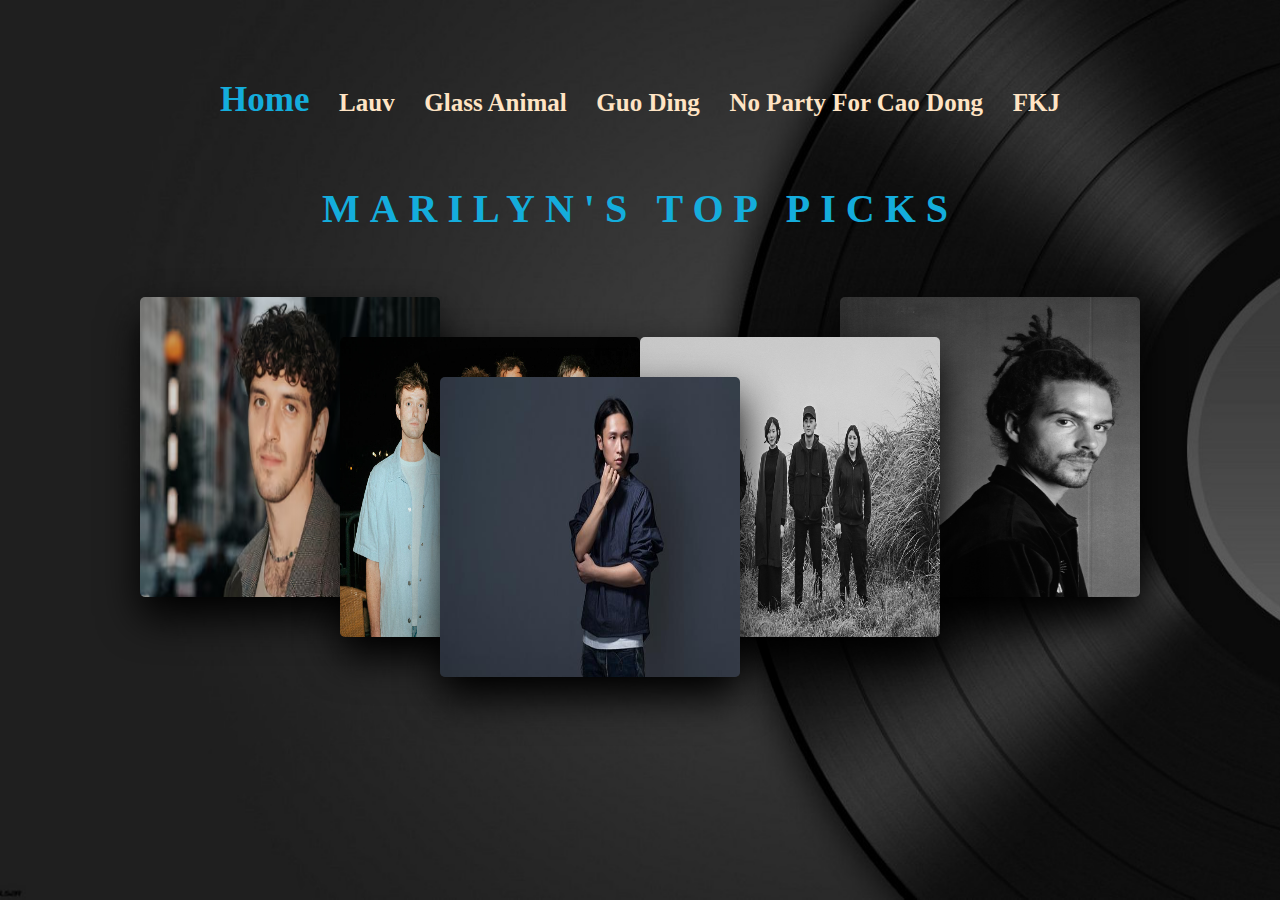
<file: index.html>
<!DOCTYPE html>
<html lang="en">
<head>
    <meta charset="UTF-8">
    <meta name="viewport" content="width=device-width, initial-scale=1.0">
    <link rel="stylesheet" href="css/styles.css"> <!-- Link to your CSS file -->
    <title>Marilyn's Favorite Artist</title>
</head>
<body>
    <nav>
        <!-- Navigation Links for Each Singer -->
        <ul>
            <li><a href="index.html" class ="current">Home</a></li>
            <li><a href="lauv.html">Lauv</a></li>
            <li><a href="glassanimal.html">Glass Animal</a></li>
            <li><a href="guoding.html">Guo Ding</a></li>
            <li><a href="nopartyforcaodong.html">No Party For Cao Dong</a></li>
            <li><a href="fkj.html">FKJ</a></li>
        </ul>
    </nav>
    
    <div class = "content">
        <h2>Marilyn's Top Picks</h2>
        <div class = "artist">
            <img src="img/Lauv.jpg" alt = "Photo of Lauv" class = "artist_photo artist_photo_1" data-target="lauvText" tabindex="0" role="button">
            <img src="img/FKJ.jpg" alt = "Photo of FKJ" class = "artist_photo artist_photo_2" data-target="fkjText" tabindex="0" role="button">   
            <img src="img/NoPartyForCaoDong.png" alt = "Photo of No Party For CaoDong" class = "artist_photo artist_photo_3" data-target="npfcdText" tabindex="0" role="button">
            <img src="img/GlassAnimal.jpg" alt = "Photo of Glass Animals" class = "artist_photo artist_photo_4" data-target="glassAnimalsText" tabindex="0" role="button">
            <img src="img/Guoding.jpg" alt = "Photo of Guoding" class = "artist_photo artist_photo_5" data-target="guoText" tabindex="0" role="button">
        </div>      

    </div>

    <div class = "intro">
        <div id="lauvText">
            <h3>Lauv (Ari Staprans Leff)</h3>
            <p>Ari Staprans Leff (born August 8, 1994), known professionally as Lauv (/laʊv/[5]), is an American singer and songwriter, best known for his breakout hit "I Like Me Better"; included on his compilation album I Met You When I Was 18 (The Playlist), which was released in 2018. My favorite song includes <em>"I Like Me Better", "Invisible Things" and "Paris in the Rain".</em> </p>
        </div>

    </div>

    <div class = "intro">

        <div id="fkjText">
            <h3>French Kiwi Juice (FKJ)</h3>
            <p>Vincent Fenton, known professionally as French Kiwi Juice or the abbreviation FKJ, is a French multi-instrumentalist, singer, and musician from the city of Tours. He is known for his solo live performances, where he does live loopings through Ableton Live and showcases his multi-instrumentalist skills. <em>His Ylang Ylang Live Session is a must!!!</em></p>
        </div>
    </div>

    <div class = "intro">
        <div id="guoText">
            <h3>Guo Ding 郭顶</h3>
            <p>Guo Ding is a talented song-writer, singer born in Hunan,China. He said during an interview that: "I believe that music functions like a painting. If the listeners can imagine images while listening to a song, the song would be very successful." His belief was well illustrated in his song, whenever I listen to his song I feel myself standing in the scene he tries to convey in his song. <em> His latest Album Silent Star Stone 飛行器的執行週期 was my favorite albumn of all time.</em></p>
        </div>
    </div>

    <div class = "intro">
        <div id="npfcdText">
            <h3>No Party For Caodong 草动没有派对</h3>
            <p>No Party For Cao Dong (Chinese: 草東沒有派對) is an indie rock band from Taiwan currently consisting of Wood Lin (vocals and guitar), Judy Chan (guitar), Sam Yang (bass), and Huang Shih-wei (drums). The first song I listened to is <em>Wayfarer 山海
            </em>, which caught my attention immediately when the drum beats came in. </p>
        </div>

    </div>

    <div class = "intro">

        <div id="glassAnimalsText">
            <h3>Glass Animals</h3>
            <p>Glass Animals are an English indie rock band formed in Oxford in 2010. The band's line-up consists of Dave Bayley (vocals, guitar, keyboards, drums, songwriting), Drew MacFarlane (guitar, keyboards, backing vocals), Edmund Irwin-Singer (bass, keyboards, backing vocals), and Joe Seaward (drums). The album <em>DreamLand</em> has helped me went through the most stressful time during my application season. My favorite song includes <em>Domestic Bliss, Heat Wave and Tokyo Drifting</em>.</p>
        </div>
    </div>

    <script src="js/style.js"></script>
</body>
</html>
</file>
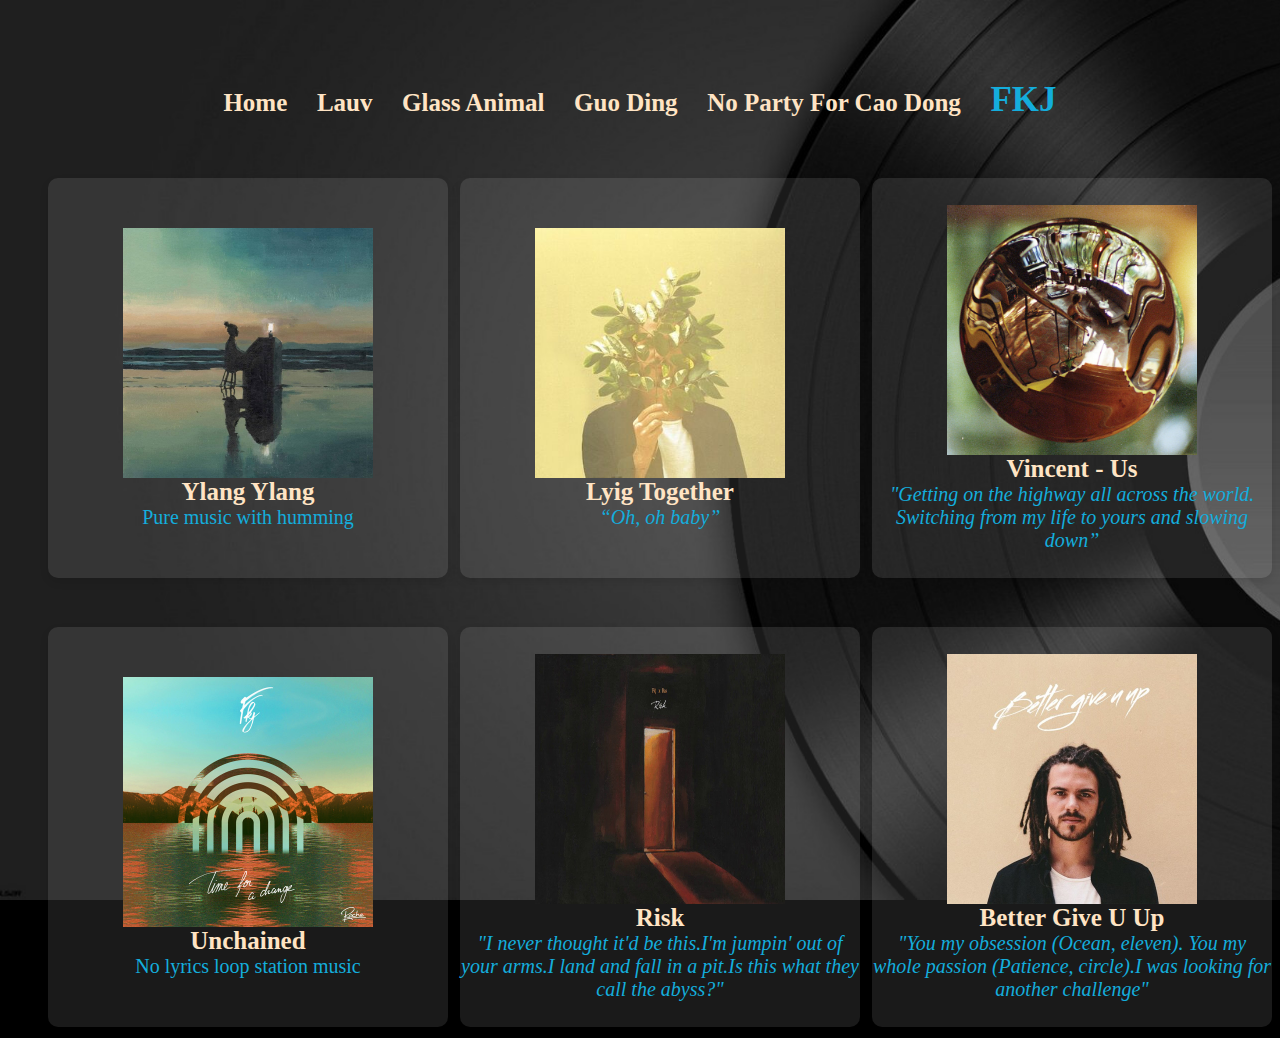
<file: fkj.html>
<!DOCTYPE html>
<html lang="en">
<head>
    <meta charset="UTF-8">
    <meta name="viewport" content="width=device-width, initial-scale=1.0">
    <link rel="stylesheet" href="css/styles.css"> <!-- Link to your CSS file -->
    <title>Marilyn's Favorite Artist</title>
</head>
<body>
    <nav>
        <!-- Navigation Links for Each Singer -->
        <ul>
            <li><a href="index.html" class = "notcurrent">Home</a></li>
            <li><a href="lauv.html" class = "notcurrent">Lauv</a></li>
            <li><a href="glassanimal.html" class = "notcurrent">Glass Animal</a></li>
            <li><a href="guoding.html" class = "notcurrent">Guo Ding</a></li>
            <li><a href="nopartyforcaodong.html" class = "notcurrent">No Party For Cao Dong</a></li>
            <li><a href="fkj.html" class = "current">FKJ</a></li>
    </ul>
    </nav>

    <div class="songlist">
        <div class = "card" tabindex="0" role="button" id = "ylang">
            <div class = "YlangYlang">
                <img src="img/YlangYlang.jpg" alt = "Photo of the Ylang Ylang album" class = "songlist songlist_1" data-target="ylangText">
                <h3>Ylang Ylang</h3>
                <p>Pure music with humming</p>
            </div>
        </div>

        <div class = "card" tabindex="0" role="button" id = "lying">
            <div class = "lying">
                <img src="img/lyingTogether.jpg" alt = "Photo of the song lying together" class = "songlist songlist_2" data-target="lyingText">
                <h3>Lyig Together</h3>
                <p><em>“Oh, oh baby”</em></p>
            </div>
        </div>

        <div class = "card" tabindex="0" role="button" id = "us">
            <div class = "us">
                <img src="img/VINCENT_Us.jpeg" alt = "Photo of the album Vincent song: Us" class = "songlist songlist_3" data-target="usText">
                <h3>Vincent - Us</h3>
                <p><em>"Getting on the highway all across the world. Switching from my life to yours and slowing down”</em></p>
            </div>
        </div>

        <div class = "card" tabindex="0" role="button" id = "unchained">
            <div class = "unchained">
                <img src="img/Unchained.jpg" alt = "Photo of the song Unchained" class = "songlist songlist_4" data-target="blackText">
                <h3>Unchained</h3>
                <p>No lyrics loop station music</p>
            </div>
        </div>

        <div class = "card" tabindex="0" role="button" id = "risk">
            <div class = "Risk">
                <img src="img/risk.jpg" alt = "Photo of Risk" class = "songlist songlist_5" data-target="riskText">
                <h3>Risk</h3>
                <p><em>"I never thought it'd be this.I'm jumpin' out of your arms.I land and fall in a pit.Is this what they call the abyss?"</em></p>
            </div>
        </div>

        <div class = "card" tabindex="0" role="button" id = "giveuup">
            <div class = "Better Give U Up">
                <img src="img/BetterGiveUUp.jpg" alt = "Photo of Better Give U Up" class = "songlist songlist_6" data-target="betterText">
                <h3>Better Give U Up</h3>
                <p><em>"You my obsession (Ocean, eleven). You my whole passion (Patience, circle).I was looking for another challenge"</em></p>
            </div>
        </div>

    </div>

    <div class = "player">
        <div class="spotify-player" id="ylang">
            <iframe style="border-radius:12px" src="https://open.spotify.com/embed/track/6lAMnXLVCBPMXXWAK4lGSL?utm_source=generator" width="100%" height="352" frameBorder="0" allowfullscreen="" allow="autoplay; clipboard-write; encrypted-media; fullscreen; picture-in-picture" loading="lazy"></iframe>
        </div>

        <div class="spotify-player" id="lying">
            <iframe style="border-radius:12px" src="https://open.spotify.com/embed/track/1WNOscEdUrRvDwHotfeAW5?utm_source=generator" width="100%" height="352" frameBorder="0" allowfullscreen="" allow="autoplay; clipboard-write; encrypted-media; fullscreen; picture-in-picture" loading="lazy"></iframe>
        </div>

        <div class="spotify-player" id="us">
            <iframe style="border-radius:12px" src="https://open.spotify.com/embed/track/6LCI8AhbdDJzbuidDhGBv6?utm_source=generator" width="100%" height="352" frameBorder="0" allowfullscreen="" allow="autoplay; clipboard-write; encrypted-media; fullscreen; picture-in-picture" loading="lazy"></iframe>
        </div>

        <div class="spotify-player" id="unchained">
            <iframe style="border-radius:12px" src="https://open.spotify.com/embed/track/6dHr9VgzPbY4N5Yut4JBg7?utm_source=generator" width="100%" height="352" frameBorder="0" allowfullscreen="" allow="autoplay; clipboard-write; encrypted-media; fullscreen; picture-in-picture" loading="lazy"></iframe>
        </div>

        <div class="spotify-player" id="risk">
            <iframe style="border-radius:12px" src="https://open.spotify.com/embed/track/2QDFsehUg5Fui2LOVpCw3Q?utm_source=generator" width="100%" height="352" frameBorder="0" allowfullscreen="" allow="autoplay; clipboard-write; encrypted-media; fullscreen; picture-in-picture" loading="lazy"></iframe>
        </div>

        <div class="spotify-player" id = "giveuup">
            <iframe style="border-radius:12px" src="https://open.spotify.com/embed/track/4c60yLpE5lXvICT0pyEaZ5?utm_source=generator" width="100%" height="352" frameBorder="0" allowfullscreen="" allow="autoplay; clipboard-write; encrypted-media; fullscreen; picture-in-picture" loading="lazy"></iframe>
        </div>
    </div>
    <script src="js/style.js"></script>
</body>
</html>
</file>
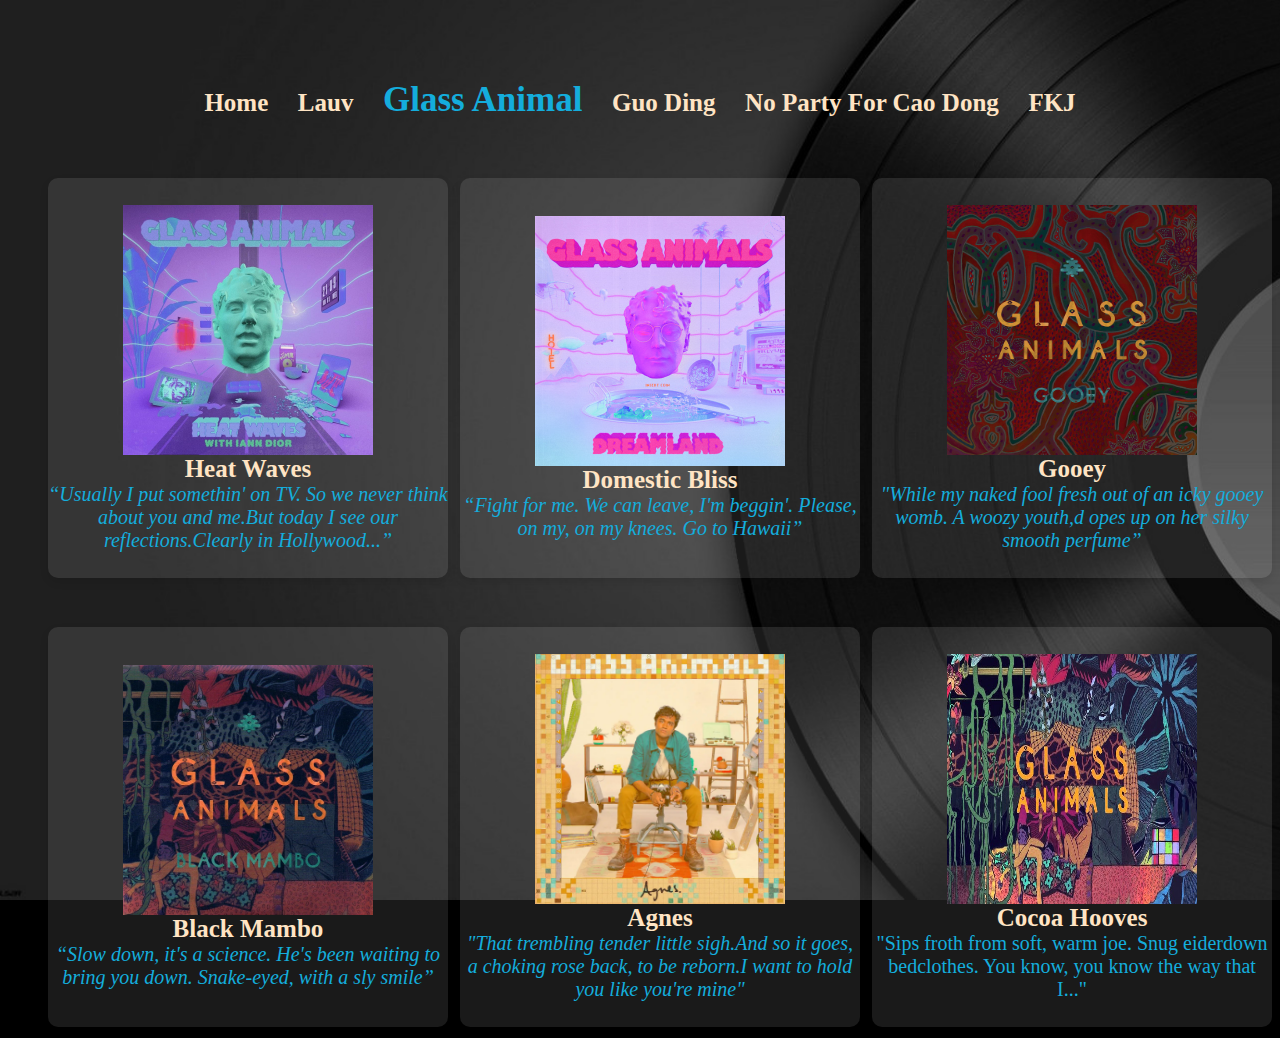
<file: glassanimal.html>
<!DOCTYPE html>
<html lang="en">
<head>
    <meta charset="UTF-8">
    <meta name="viewport" content="width=device-width, initial-scale=1.0">
    <link rel="stylesheet" href="css/styles.css"> <!-- Link to your CSS file -->
    <title>Marilyn's Favorite Artist</title>
</head>
<body class = "glass">
    <nav>
        <!-- Navigation Links for Each Singer -->
        <ul>
            <li><a href="index.html" class = "notcurrent">Home</a></li>
            <li><a href="lauv.html" class = "notcurrent">Lauv</a></li>
            <li><a href="glassanimal.html" class = "current">Glass Animal</a></li>
            <li><a href="guoding.html" class = "notcurrent">Guo Ding</a></li>
            <li><a href="nopartyforcaodong.html" class = "notcurrent">No Party For Cao Dong</a></li>
            <li><a href="fkj.html" class = "notcurrent">FKJ</a></li>
    </ul>
    </nav>

    <div class="songlist">
        <div class = "card" tabindex="0" role="button" id="heat">
            <div class = "heatwaves">
                <img src="img/heatwave.jpg" alt = "Photo of the song heat waves" class = "songlist songlist_1" data-target="heatText">
                <h3>Heat Waves</h3>
                <p><em>“Usually I put somethin' on TV. So we never think about you and me.But today I see our reflections.Clearly in Hollywood...”</em></p>
            </div>
        </div>

        <div class = "card" tabindex="0" role="button" id="domestic">
            <div class = "domesticbliss">
                <img src="img/GADreamLand.jpg" alt = "Photo of the Dream Land album song: domestic bliss" class = "songlist songlist_2" data-target="domesticText">
                <h3>Domestic Bliss</h3>
                <p><em>“Fight for me. We can leave, I'm beggin'. Please, on my, on my knees. Go to Hawaii”</em></p>
            </div>
        </div>

        <div class = "card" tabindex="0" role="button" id="gooey">
            <div class = "gooey">
                <img src="img/gooey.jpeg" alt = "Photo of the song gooey" class = "songlist songlist_3" data-target="gooeyText">
                <h3>Gooey</h3>
                <p><em>"While my naked fool fresh out of an icky gooey womb. A woozy youth,d opes up on her silky smooth perfume”</em></p>
            </div>
        </div>

        <div class = "card" tabindex="0" role="button" id="black">
            <div class = "blackmambo">
                <img src="img/blackmambo.jpg" alt = "Photo of the song black mambo" class = "songlist songlist_4" data-target="blackText">
                <h3>Black Mambo</h3>
                <p><em>“Slow down, it's a science. He's been waiting to bring you down. Snake-eyed, with a sly smile”</em></p>
            </div>
        </div>

        <div class = "card" tabindex="0" role="button" id="agnes">
            <div class = "agnes">
                <img src="img/agnes.jpg" alt = "Photo of Agnes" class = "songlist songlist_5" data-target="agnesText">
                <h3>Agnes</h3>
                <p><em>"That trembling tender little sigh.And so it goes, a choking rose back, to be reborn.I want to hold you like you're mine"</em></p>
            </div>
        </div>

        <div class = "card" tabindex="0" role="button" id="cocoa">
            <div class = "cocoahooves">
                <img src="img/cocoahooves.jpg" alt = "Photo of the album Zaba song: cocoa hooves" class = "songlist songlist_6" data-target="cocoaText">
                <h3>Cocoa Hooves</h3>
                <p>"Sips froth from soft, warm joe. Snug eiderdown bedclothes. You know, you know the way that I..."</p>
            </div>
        </div>

    </div>
    <div class = "player">
        <div class="spotify-player" id="heat">
            <iframe style="border-radius:12px" src="https://open.spotify.com/embed/track/3USxtqRwSYz57Ewm6wWRMp?utm_source=generator&theme=0" width="100%" height="352" frameBorder="0" allowfullscreen="" allow="autoplay; clipboard-write; encrypted-media; fullscreen; picture-in-picture" loading="lazy"></iframe>
        </div>

        <div class="spotify-player" id="domestic">
            <iframe style="border-radius:12px" src="https://open.spotify.com/embed/track/2obTmJzxgLZ2rxwb8zX6te?utm_source=generator&theme=0" width="100%" height="352" frameBorder="0" allowfullscreen="" allow="autoplay; clipboard-write; encrypted-media; fullscreen; picture-in-picture" loading="lazy"></iframe>
        </div>

        <div class="spotify-player" id="gooey">
            <iframe style="border-radius:12px" src="https://open.spotify.com/embed/track/1gk3FhAV07q9Jg77UxnVjX?utm_source=generator&theme=0" width="100%" height="352" frameBorder="0" allowfullscreen="" allow="autoplay; clipboard-write; encrypted-media; fullscreen; picture-in-picture" loading="lazy"></iframe>
        </div>

        <div class="spotify-player" id="black">
            <iframe style="border-radius:12px" src="https://open.spotify.com/embed/track/7bfjVe06NIMNzE9G2cO5fO?utm_source=generator&theme=0" width="100%" height="352" frameBorder="0" allowfullscreen="" allow="autoplay; clipboard-write; encrypted-media; fullscreen; picture-in-picture" loading="lazy"></iframe>
        </div>

        <div class="spotify-player" id="agnes">
            <iframe style="border-radius:12px" src="https://open.spotify.com/embed/track/6prvUr8l3t7x5GY7heQb5w?utm_source=generator&theme=0" width="100%" height="352" frameBorder="0" allowfullscreen="" allow="autoplay; clipboard-write; encrypted-media; fullscreen; picture-in-picture" loading="lazy"></iframe>
        </div>

        <div class="spotify-player" id="cocoa">
            <iframe style="border-radius:12px" src="https://open.spotify.com/embed/track/3mRBPZbnwsmddN0JH5BNVl?utm_source=generator&theme=0" width="100%" height="352" frameBorder="0" allowfullscreen="" allow="autoplay; clipboard-write; encrypted-media; fullscreen; picture-in-picture" loading="lazy"></iframe>
        </div>
    </div>
    <script src="js/style.js"></script>

</body>
</html>
</file>
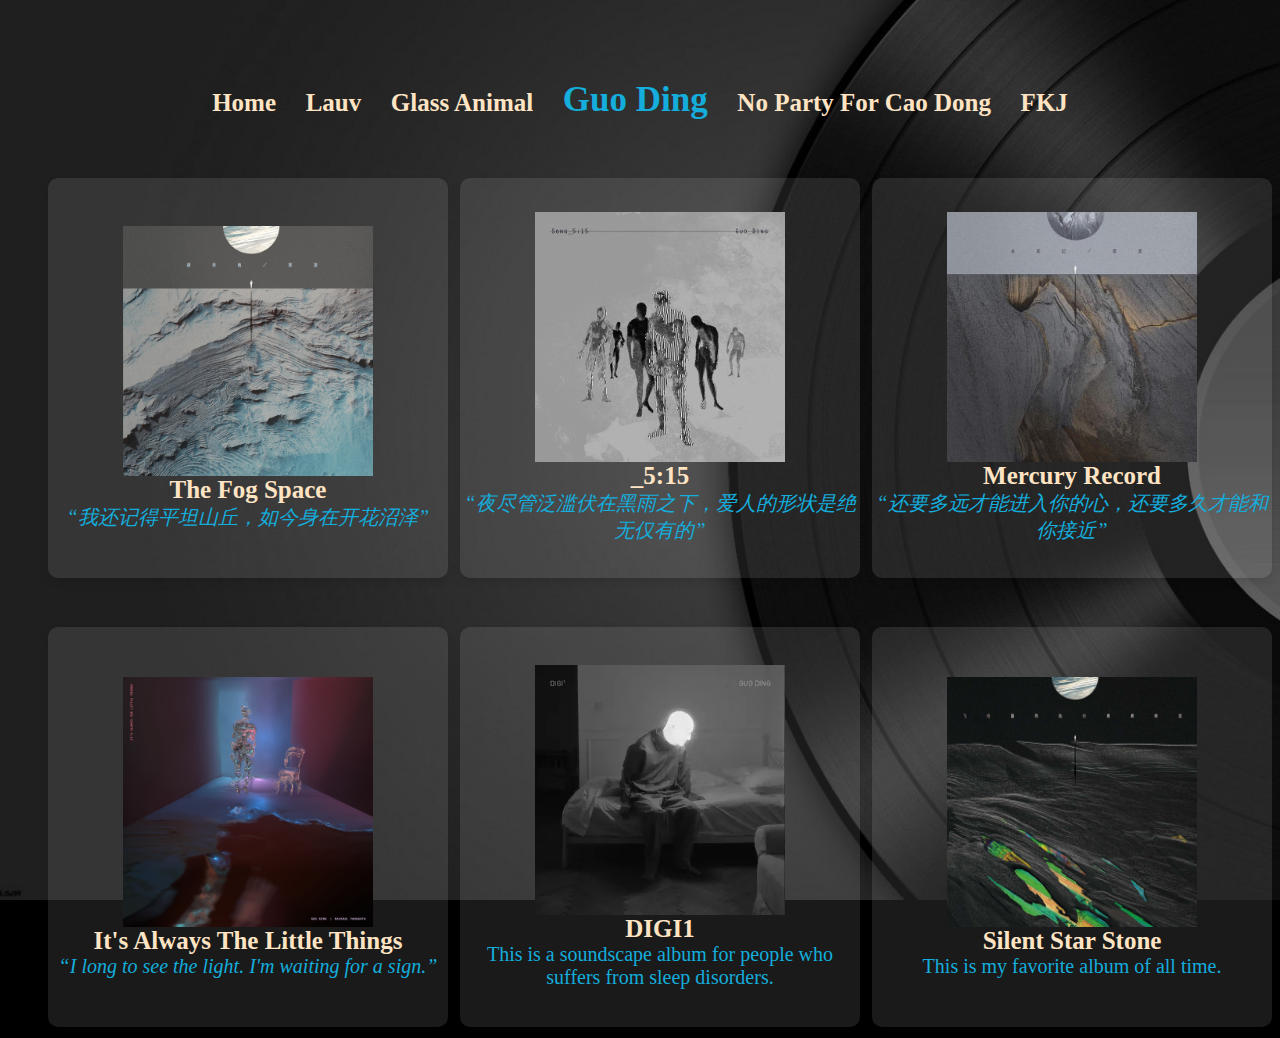
<file: guoding.html>
<!DOCTYPE html>
<html lang="en">
<head>
    <meta charset="UTF-8">
    <meta name="viewport" content="width=device-width, initial-scale=1.0">
    <link rel="stylesheet" href="css/styles.css"> <!-- Link to your CSS file -->
    <title>Marilyn's Favorite Artist</title>
</head>
<body>
    <nav>
        <!-- Navigation Links for Each Singer -->
        <ul>
        <li><a href="index.html" class = "notcurrent">Home</a></li>
        <li><a href="lauv.html" class = "notcurrent">Lauv</a></li>
        <li><a href="glassanimal.html" class = "notcurrent">Glass Animal</a></li>
        <li><a href="guoding.html" class = "current">Guo Ding</a></li>
        <li><a href="nopartyforcaodong.html" class = "notcurrent">No Party For Cao Dong</a></li>
        <li><a href="fkj.html" class = "notcurrent">FKJ</a></li>
    </ul>
    </nav>

    <div class="songlist">
        <div class = "card" tabindex="0" role="button" id ="Fog">
            <div class = "TheFogSpace">
                <img src="img/TheFogSpace.jpeg" alt = "Photo of the song The fog space" class = "songlist songlist_1" data-target="fogspaceText">
                <h3>The Fog Space</h3>
                <p><em>“我还记得平坦山丘，如今身在开花沼泽”</em></p>
            </div>
        </div>

        <div class = "card" tabindex="0" role="button" id ="Five">
            <div class = "FiveFifteen">
                <img src="img/song2_5：15.jpeg" alt = "Photo of the song 5:15" class = "songlist songlist_2" data-target="5:15Text">
                <h3>_5:15</h3>
                <p><em>“夜尽管泛滥伏在黑雨之下，爱人的形状是绝无仅有的”</em></p>
            </div>
        </div>

        <div class = "card" tabindex="0" role="button" id ="Mercury">
            <div class = "MercuryRecord" >
                <img src="img/shuixingji.jpg" alt = "Photo of the song Mercury Record" class = "songlist songlist_3" data-target="MercuryText">
                <h3>Mercury Record</h3>
                <p><em>“还要多远才能进入你的心，还要多久才能和你接近”</em></p>
            </div>
        </div>

        <div class = "card" tabindex="0" role="button" id ="Little">
            <div class = "ItsAlways">
                <img src="img/ItsAlwaysTheLittle.jpg" alt = "Photo of the song It's Always the Little Things" class = "songlist songlist_4" data-target="LittleText">
                <h3>It's Always The Little Things</h3>
                <p><em>“I long to see the light. I'm waiting for a sign.”</em></p>
            </div>
        </div>

        <div class = "card" tabindex="0" role="button" id ="digi">
            <div class = "DIGI">
                <img src="img/DIGI1.jpg" alt = "Photo of the DIGI 1 Album" class = "songlist songlist_5" data-target="digiText">
                <h3>DIGI1</h3>
                <p>This is a soundscape album for people who suffers from sleep disorders.</p>
            </div>
        </div>

        <div class = "card" tabindex="0" role="button" id ="star">
            <div class = "Silent Star Stone">
                <img src="img/AlbumCover_GD.jpg" alt = "Photo of the Silent Star Stone Album" class = "songlist songlist_6" data-target="silentText">
                <h3>Silent Star Stone</h3>
                <p>This is my favorite album of all time.</p>
            </div>
        </div>

    </div>

    <div class = "player">
        <div class="spotify-player" id="Fog">
            <iframe style="border-radius:12px" src="https://open.spotify.com/embed/track/3pGRliohdQk6NWJxYyctw5?utm_source=generator&theme=0" width="100%" height="352" frameBorder="0" allowfullscreen="" allow="autoplay; clipboard-write; encrypted-media; fullscreen; picture-in-picture" loading="lazy"></iframe>
        </div>

        <div class="spotify-player" id="Five">
            <iframe style="border-radius:12px" src="https://open.spotify.com/embed/track/0E0i9vRG8qqNffaqwoLunn?utm_source=generator&theme=0" width="100%" height="352" frameBorder="0" allowfullscreen="" allow="autoplay; clipboard-write; encrypted-media; fullscreen; picture-in-picture" loading="lazy"></iframe>
        </div>

        <div class="spotify-player" id="Mercury">
            <iframe style="border-radius:12px" src="https://open.spotify.com/embed/track/3CDcr9ogSecLIwourcz760?utm_source=generator&theme=0" width="100%" height="352" frameBorder="0" allowfullscreen="" allow="autoplay; clipboard-write; encrypted-media; fullscreen; picture-in-picture" loading="lazy"></iframe>
        </div>

        <div class="spotify-player" id="Little">
            <iframe style="border-radius:12px" src="https://open.spotify.com/embed/track/2iwgz9oZJjmdxEaRfLzYsY?utm_source=generator&theme=0" width="100%" height="352" frameBorder="0" allowfullscreen="" allow="autoplay; clipboard-write; encrypted-media; fullscreen; picture-in-picture" loading="lazy"></iframe>
        </div>

        <div class="spotify-player" id="digi">
            <iframe style="border-radius:12px" src="https://open.spotify.com/embed/track/4VkzxvO2yW1BmE2JdxPT0k?utm_source=generator&theme=0" width="100%" height="352" frameBorder="0" allowfullscreen="" allow="autoplay; clipboard-write; encrypted-media; fullscreen; picture-in-picture" loading="lazy"></iframe>
        </div>

        <div class="spotify-player" id="star">
            <iframe style="border-radius:12px" src="https://open.spotify.com/embed/album/0Xxoh9bYLeYX1iwKDt9Xky?utm_source=generator&theme=0" width="100%" height="352" frameBorder="0" allowfullscreen="" allow="autoplay; clipboard-write; encrypted-media; fullscreen; picture-in-picture" loading="lazy"></iframe>
        </div>
    </div>
    <script src="js/style.js"></script>
</body>
</html>
</file>
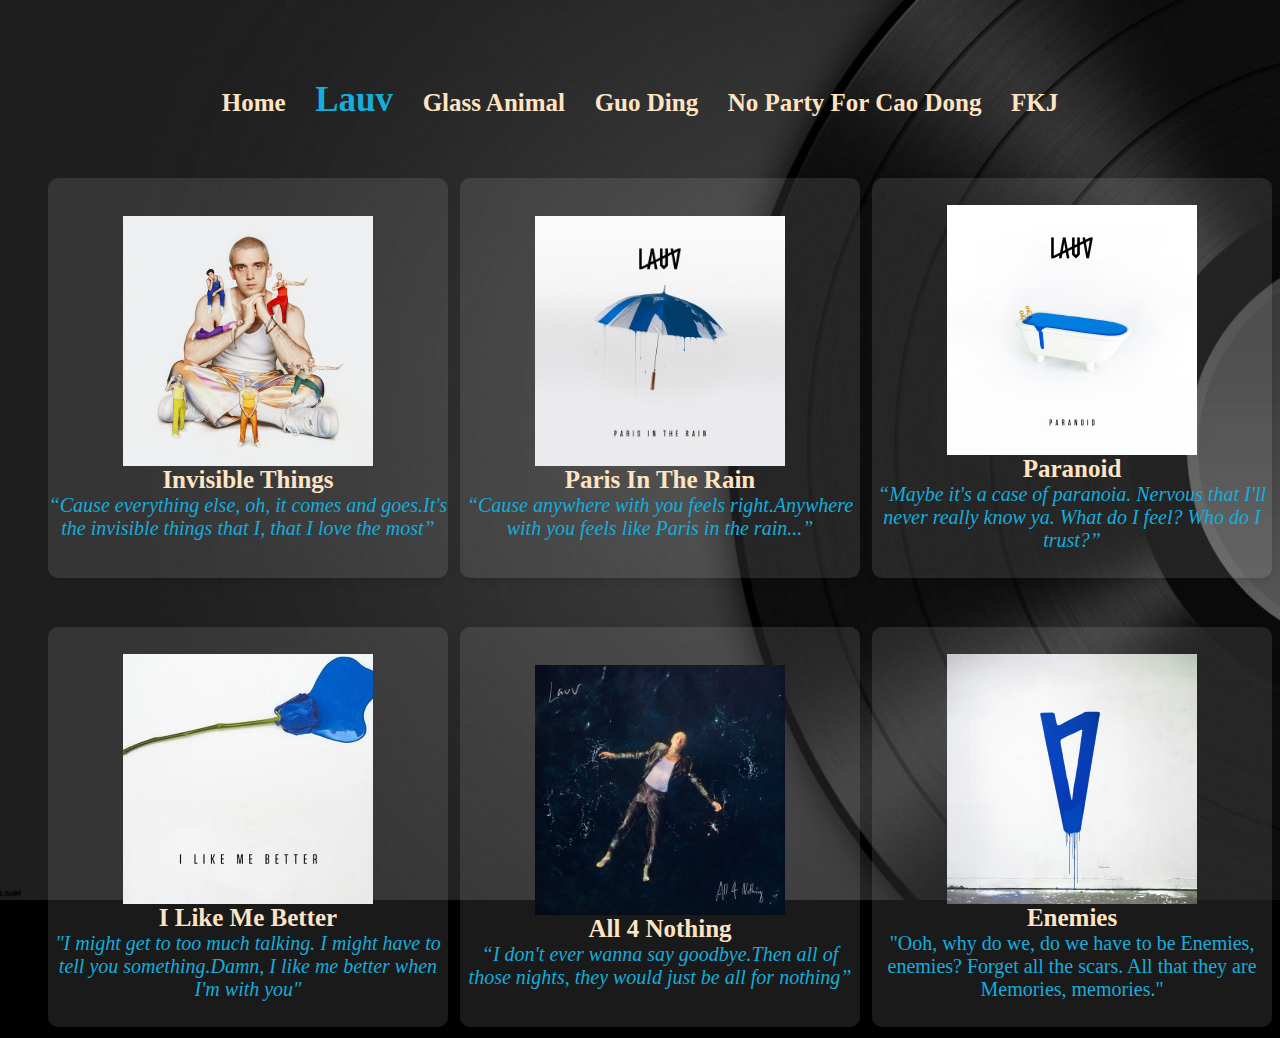
<file: lauv.html>
<!DOCTYPE html>
<html lang="en">
<head>
    <meta charset="UTF-8">
    <meta name="viewport" content="width=device-width, initial-scale=1.0">
    <link rel="stylesheet" href="css/styles.css"> <!-- Link to your CSS file -->
    <title>Marilyn's Favorite Artist</title>
</head>
<body class = "lauv">
    <nav>
        <!-- Navigation Links for Each Singer -->
        <ul>
            <li><a href="index.html" class = "notcurrent">Home</a></li>
            <li><a href="lauv.html" class = "current">Lauv</a></li>
            <li><a href="glassanimal.html" class = "notcurrent">Glass Animal</a></li>
            <li><a href="guoding.html" class = "notcurrent">Guo Ding</a></li>
            <li><a href="nopartyforcaodong.html" class = "notcurrent">No Party For Cao Dong</a></li>
            <li><a href="fkj.html" class = "notcurrent">FKJ</a></li>
    </ul>
    </nav>

    <div class="songlist">
        <div class = "card" tabindex="0" role="button" id ="invisible">
            <div class = "invisibleThings">
                <img src="img/InvisibleThings.jpg" alt = "Photo of the song Invisible Things" class = "songlist songlist_1" data-target="invisibleText">
                <h3>Invisible Things</h3>
                <p><em>“Cause everything else, oh, it comes and goes.It's the invisible things that I, that I love the most”</em></p>
            </div>
        </div>

        <div class = "card" tabindex="0" role="button" id = "paris">
            <div class = "Paris">
                <img src="img/ParisInTheRain.jpeg" alt = "Photo of the song paris in the rain" class = "songlist songlist_2" data-target="parisText">
                <h3>Paris In The Rain</h3>
                <p><em>“Cause anywhere with you feels right.Anywhere with you feels like Paris in the rain...”</em></p>
            </div>
        </div>

        <div class = "card" tabindex="0" role="button" id = "paranoid">
            <div class = "paranoid">
                <img src="img/Paranoid.jpg" alt = "Photo of the song paranoid" class = "songlist songlist_3" data-target="paranoidText">
                <h3>Paranoid</h3>
                <p><em>“Maybe it's a case of paranoia. Nervous that I'll never really know ya. What do I feel? Who do I trust?”</em></p>
            </div>
        </div>


        <div class = "card" tabindex="0" role="button" id = "like">
            <div class = "iLike">
                <img src="img/ILikeMeBetter.png" alt = "Photo of I like me better" class = "songlist songlist_5" data-target="likeText">
                <h3>I Like Me Better</h3>
                <p><em>"I might get to too much talking. I might have to tell you something.Damn, I like me better when I'm with you"</em></p>
            </div>
        </div>

        <div class = "card" tabindex="0" role="button" id = "all">
            <div class = "all4Nothing">
                <img src="img/All4Nothing.jpg" alt = "Photo of the All 4 Nothing album" class = "songlist songlist_4" data-target="nothingText">
                <h3>All 4 Nothing</h3>
                <p><em>“I don't ever wanna say goodbye.Then all of those nights, they would just be all for nothing”</em></p>
            </div>
        </div>

        <div class = "card" tabindex="0" role="button" id="enemies">
            <div class = "enemies">
                <img src="img/IMetYouWhenIWas18.jpg" alt = "Photo of the album I met you when I was 18 song: enemies" class = "songlist songlist_6" data-target="enemiesText">
                <h3>Enemies</h3>
                <p>"Ooh, why do we, do we have to be Enemies, enemies? Forget all the scars. All that they are Memories, memories."</p>
            </div>
        </div>

    </div>

    <div class = "player">
        <div class="spotify-player" id="invisible">
            <iframe style="border-radius:12px" src="https://open.spotify.com/embed/track/24n8p4vCkwNL9OhvTrwe9z?utm_source=generator" width="100%" height="352" frameBorder="0" allowfullscreen="" allow="autoplay; clipboard-write; encrypted-media; fullscreen; picture-in-picture" loading="lazy"></iframe>
        </div>

        <div class="spotify-player" id="paris">
            <iframe style="border-radius:12px" src="https://open.spotify.com/embed/track/2MOoIbJWIYikwIXjBDe26i?utm_source=generator&theme=0" width="100%" height="352" frameBorder="0" allowfullscreen="" allow="autoplay; clipboard-write; encrypted-media; fullscreen; picture-in-picture" loading="lazy"></iframe>
        </div>

        <div class="spotify-player" id="paranoid">
            <iframe style="border-radius:12px" src="https://open.spotify.com/embed/track/44FcHS05J9VkzOBjmRFr1y?utm_source=generator&theme=0" width="100%" height="352" frameBorder="0" allowfullscreen="" allow="autoplay; clipboard-write; encrypted-media; fullscreen; picture-in-picture" loading="lazy"></iframe>
        </div>

        <div class="spotify-player" id = "like">
            <iframe style="border-radius:12px" src="https://open.spotify.com/embed/track/0EcQcdcbQeVJn9fknj44Be?utm_source=generator&theme=0" width="100%" height="352" frameBorder="0" allowfullscreen="" allow="autoplay; clipboard-write; encrypted-media; fullscreen; picture-in-picture" loading="lazy"></iframe>
        </div>

        <div class="spotify-player" id = "all">
            <iframe style="border-radius:12px" src="https://open.spotify.com/embed/track/7I5WT7DtpwSAhEeDLpZEfm?utm_source=generator" width="100%" height="352" frameBorder="0" allowfullscreen="" allow="autoplay; clipboard-write; encrypted-media; fullscreen; picture-in-picture" loading="lazy"></iframe>
        </div>

        <div class="spotify-player" id="enemies">
            <iframe style="border-radius:12px" src="https://open.spotify.com/embed/track/0izaL2F5LK3ikSTI9jZNhs?utm_source=generator&theme=0" width="100%" height="352" frameBorder="0" allowfullscreen="" allow="autoplay; clipboard-write; encrypted-media; fullscreen; picture-in-picture" loading="lazy"></iframe>
        </div>
    </div>
    <script src="js/style.js"></script>
</body>
</html>
</file>
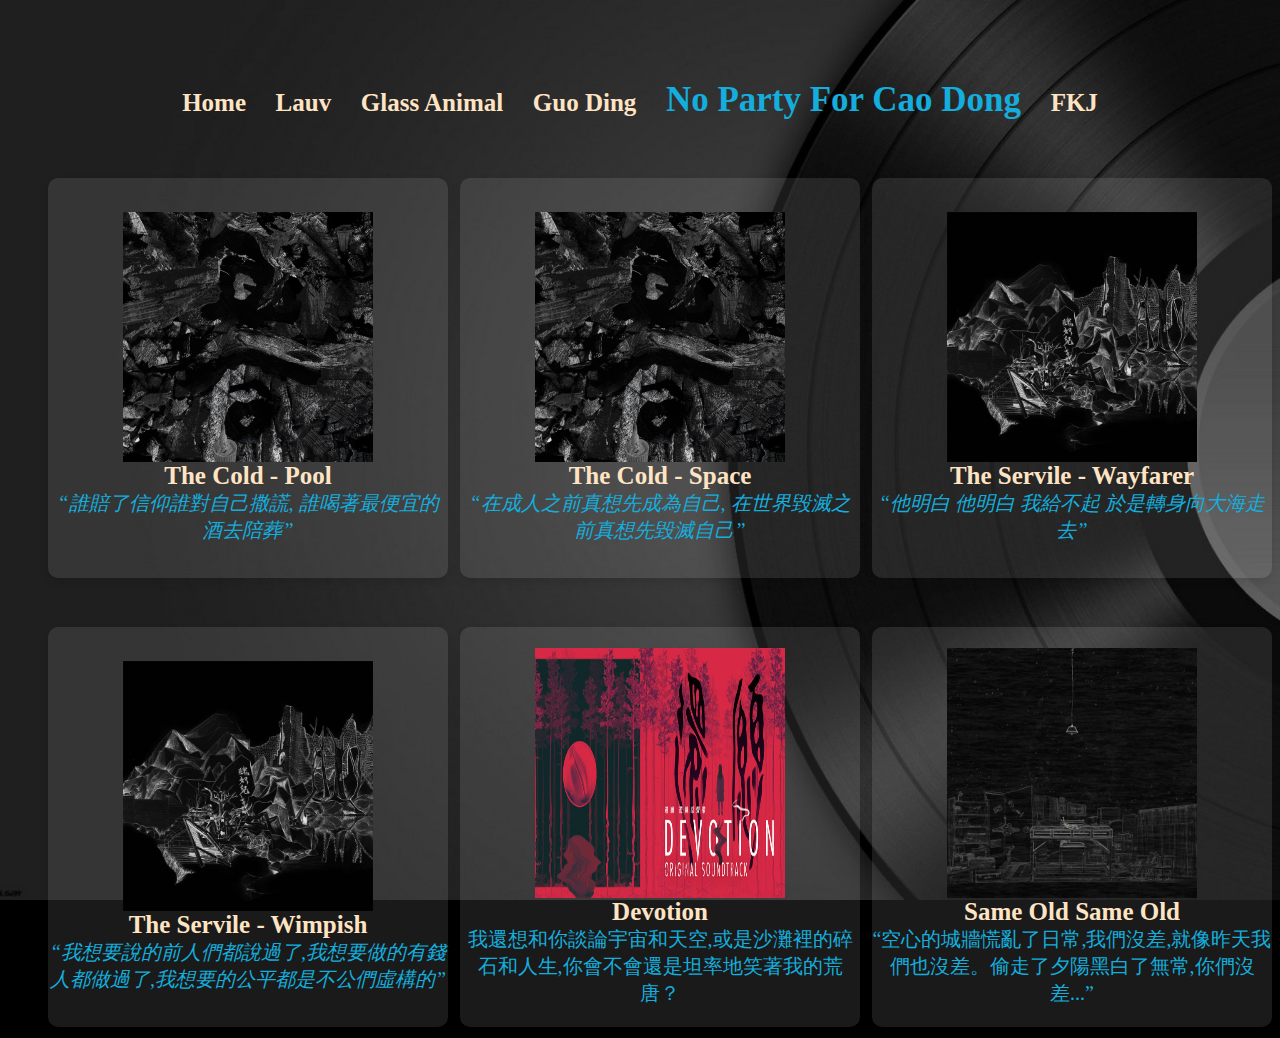
<file: nopartyforcaodong.html>
<!DOCTYPE html>
<html lang="en">
<head>
    <meta charset="UTF-8">
    <meta name="viewport" content="width=device-width, initial-scale=1.0">
    <link rel="stylesheet" href="css/styles.css"> <!-- Link to your CSS file -->
    <title>Marilyn's Favorite Artist</title>
</head>
<body>
    <nav>
        <!-- Navigation Links for Each Singer -->
        <ul>
        <li><a href="index.html" class = "notcurrent">Home</a></li>
        <li><a href="lauv.html" class = "notcurrent">Lauv</a></li>
        <li><a href="glassanimal.html" class = "notcurrent">Glass Animal</a></li>
        <li><a href="guoding.html" class = "notcurrent">Guo Ding</a></li>
        <li><a href="nopartyforcaodong.html" class = "current">No Party For Cao Dong</a></li>
        <li><a href="fkj.html" class = "notcurrent">FKJ</a></li>
    </ul>
    </nav>

    <div class="songlist">
        <div class = "card" tabindex="0" role="button" id ="pool">
            <div class = "pool">
                <img src="img/TheColdAlbum.jpg" alt = "Photo of The Cold Album Cover -- song: pool" class = "songlist songlist_1" data-target="poolText">
                <h3>The Cold - Pool</h3>
                <p><em>“誰賠了信仰誰對自己撒謊, 誰喝著最便宜的酒去陪葬”</em></p>
            </div>
        </div>

        <div class = "card" tabindex="0" role="button" id = "space">
            <div class = "space">
                <img src="img/TheColdAlbum.jpg" alt = "Photo of The Cold Album Cover --song: Space" class = "songlist songlist_2" data-target="spaceText">
                <h3>The Cold - Space</h3>
                <p><em>“在成人之前真想先成為自己, 在世界毀滅之前真想先毀滅自己”</em></p>
            </div>
        </div>

        <div class = "card" tabindex="0" role="button" id = "wayfarer">
            <div class = "Wayfarer">
                <img src="img/TheServile.jpeg" alt = "Photo of the The Servile Album -- song: Way farer" class = "songlist songlist_3" data-target="wayfarerText">
                <h3>The Servile - Wayfarer</h3>
                <p><em>“他明白 他明白 我給不起 於是轉身向大海走去”</em></p>
            </div>
        </div>

        <div class = "card" tabindex="0" role="button" id = "wimpish">
            <div class = "Wimpish">
                <img src="img/TheServile.jpeg" alt = "Photo of the The Servile Album -- song: Wimpish" class = "songlist songlist_4" data-target="WimpishText">
                <h3>The Servile - Wimpish</h3>
                <p><em>“我想要說的前人們都說過了,我想要做的有錢人都做過了,我想要的公平都是不公們虛構的”</em></p>
            </div>
        </div>

        <div class = "card" tabindex="0" role="button" id = "devotion">
            <div class = "Devotion">
                <img src="img/Devotion.jpg" alt = "Photo of the Devotion Album" class = "songlist songlist_5" data-target="devotionText">
                <h3>Devotion</h3>
                <p>我還想和你談論宇宙和天空,或是沙灘裡的碎石和人生,你會不會還是坦率地笑著我的荒唐？</p>
            </div>
        </div>

        <div class = "card" tabindex="0" role="button" id = "same">
            <div class = "SameOld">
                <img src="img/SameOldSameOld.jpg" alt = "Photo of the album same old same old" class = "songlist songlist_6" data-target="oldText">
                <h3>Same Old Same Old</h3>
                <p>“空心的城牆慌亂了日常,我們沒差,就像昨天我們也沒差。偷走了夕陽黑白了無常,你們沒差...”</p>
            </div>
        </div>

    </div>

    <div class = "player">
        <div class="spotify-player" id="pool">
            <iframe style="border-radius:12px" src="https://open.spotify.com/embed/track/2OL3D6q6Qs1PY0NV3u4dNu?utm_source=generator" width="100%" height="352" frameBorder="0" allowfullscreen="" allow="autoplay; clipboard-write; encrypted-media; fullscreen; picture-in-picture" loading="lazy"></iframe>
        </div>

        <div class="spotify-player" id="space">
            <iframe style="border-radius:12px" src="https://open.spotify.com/embed/track/51LtYR0cpjc8wW33Dx0AWV?utm_source=generator" width="100%" height="352" frameBorder="0" allowfullscreen="" allow="autoplay; clipboard-write; encrypted-media; fullscreen; picture-in-picture" loading="lazy"></iframe>
        </div>

        <div class="spotify-player" id="wayfarer">
            <iframe style="border-radius:12px" src="https://open.spotify.com/embed/track/0VUORVhLmsxKTSwg4P9CrB?utm_source=generator" width="100%" height="352" frameBorder="0" allowfullscreen="" allow="autoplay; clipboard-write; encrypted-media; fullscreen; picture-in-picture" loading="lazy"></iframe>
        </div>

        <div class="spotify-player" id = "wimpish">
            <iframe style="border-radius:12px" src="https://open.spotify.com/embed/track/6igC1CmfqGm8Xr7XW3lTO3?utm_source=generator" width="100%" height="352" frameBorder="0" allowfullscreen="" allow="autoplay; clipboard-write; encrypted-media; fullscreen; picture-in-picture" loading="lazy"></iframe>
        </div>

        <div class="spotify-player" id = "devotion">
            <iframe style="border-radius:12px" src="https://open.spotify.com/embed/track/2Wew8zqBUtIXwZnxpIHdSf?utm_source=generator" width="100%" height="352" frameBorder="0" allowfullscreen="" allow="autoplay; clipboard-write; encrypted-media; fullscreen; picture-in-picture" loading="lazy"></iframe>
        </div>

        <div class="spotify-player" id="same">
            <iframe style="border-radius:12px" src="https://open.spotify.com/embed/track/33AxZoUzOlBBbmr880MwLO?utm_source=generator" width="100%" height="352" frameBorder="0" allowfullscreen="" allow="autoplay; clipboard-write; encrypted-media; fullscreen; picture-in-picture" loading="lazy"></iframe>
        </div>
    </div>
    <script src="js/style.js"></script>

</body>
</html>
</file>
<file: css/styles.css>
@media screen and (min-width: 400px){

    *{
        margin: 0;
        padding: 0;
        box-sizing: border-box;
    }
    
    body{
        height:100vh;
        padding-top:30px;
        background-color: black;
        background-image: url("../img/home_background.jpg");
        background-size:cover;
        background-attachment:fixed;
    }
    
    
    
    
    nav {
        font-family: Papyrus;
        font-weight:bolder;
        margin: auto 0;
        text-align:center;
    }
    
    nav ul{
        display:flex;
        flex-direction:column;
    }

    nav a{
        color:bisque;
        text-decoration:none;
        font-size:20px;
    }
    
    nav a:hover{
        text-decoration:underline;
        text-underline-offset:10px;
    }
    
    
    h1{
        color:bisque;
        font-family:Papyrus;
    }
    
    h2{
        color: #14addc;
        font-family:"Copperplate";
        text-transform:uppercase;
        text-align:center;
        padding-bottom:30px;
        letter-spacing:8px;
        font-size:20px;
        padding-top:30px;
    }
    
    .artist_photo{
        width: 120px;
        height: 120px;
        border-radius:50%;
        box-shadow: 0 20px 40px rgba(0,0,0,4);
        outline-offset:8px;
        transition: all 0.2s;
    }
    
    .artist_photo:hover,.artist_photo:focus{
        outline: 5px solid #14addc;
        transform:scale(1.1) translateY(-20px);
        z-index: 20;
    }
    
    .artist{
            display: grid;
            grid-template-columns:1fr 1fr 1fr;
            margin:3%;
            justify-items:center;
            row-gap:3%;
            
    }
    
    
    .intro{
        display:flex;
        margin:0 auto;
        background-color:rgba(255,255,255,0.1);
        box-shadow: 10px 10px 20px rgba(255,255,255,0.1);
        text-align: center;
        border-radius:10px;
        padding-left:1%;
        padding-right:1%;
        bottom:3%;
    }
    
    
    h3{
        font-family: "Copperplate";
        color:bisque;
        text-align:center;
        font-size:23px;
    }
    
    p{
        color:#14addc;
        text-align:center;
        display:block;
        font-size:20px;
    }
    
    
    .songlist{
        margin-top:5%;
        display:flex;
        flex-direction:row;
        flex-wrap:wrap;
        row-gap:2%;
        column-gap:2%;
        justify-content:center;
    }
    
    .card{
        display:flex;
        flex-direction:column;
        align-content:center;
        justify-content:center;
        border-radius:10px;
        background-color:rgb(255,255,255,0.1);
        box-shadow: 0 4px 8px rgba(0, 0, 0, 0.1);
        /*margin: 5%;*/
        width:300px;
        height:300px;
        margin:3%;
    }
    
    .card img{
        width:200px;
        height:200px;
        margin:0 auto;

    }

    .card p {
        display:none;
    }
    
    .card:hover,.card:focus{
        transform: scale(1.3); /* Slightly enlarges the card */
        box-shadow: 0 4px 8px rgba(0, 0, 0, 0.2);
        background-color:rgb(225,225,225,0.4);
    }
    
    .current{
        font-size:35px;
        font-weight: bolder;
        color:#14addc;
    }

    
    .spotify-player{
        bottom:0;
        margin-top:2%;
        display:none;
    }

}

@media screen and (min-width: 600px){
    .artist_photo{
        width: 150px;
        height: 150px;
        border-radius:30%;
        box-shadow: 0 20px 40px rgba(0,0,0,4);
    }

    h2{
        font-size:30px;
    }
}

@media screen and (min-width: 1000px){
    .artist_photo{
        width: 250px;
        height: 250px;
        border-radius:30%;
        box-shadow: 0 20px 40px rgba(0,0,0,4);
    }

    nav ul li{
        display:inline;
    }

    
    nav a{
        color:bisque;
        text-decoration:none;
        font-size:20px;
        
        margin:2%;
    }

    h2{
        font-size:35px;
    }

    .card{
        display:flex;
        flex-direction:column;
        align-content:center;
        justify-content:center;
        border-radius:10px;
        background-color:rgb(255,255,255,0.1);
        box-shadow: 0 4px 8px rgba(0, 0, 0, 0.1);
        /*margin: 5%;*/
        width:500px;
        height:500px;
        margin:3%;
    }
    
    .card img{
        width:300px;
        height:300px;
        margin:0 auto;

    }

    .card p{
        display:block;
    }

}

/* Large screen*/

@media screen and (min-width: 1200px){
    *{
        margin: 0;
        padding: 0;
        box-sizing: border-box;
    }
    
    body{
        height:100vh;
        padding-top:80px;
        background-color: black;
        background-image: url("../img/home_background.jpg");
        background-size:cover;
        background-attachment:fixed;
    }
    
    
    
    
    nav {
        font-family: Papyrus;
        font-weight:bolder;
        margin: 0 auto;
        text-align:center;
    }

    nav ul{
        display:inline;
    }
    
    nav a{
        color:bisque;
        text-decoration:none;
        font-size:25px;
        
        margin:1%;
    }
    
    nav a:hover{
        text-decoration:underline;
        text-underline-offset:10px;
    }
    
    .artist{
        display:block;
    }
    
    h1{
        color:bisque;
        font-family:Papyrus;
    }
    
    h2{
        color: #14addc;
        font-family:"Copperplate";
        text-transform:uppercase;
        text-align:center;
        padding-bottom:65px;
        letter-spacing:10px;
        font-size:40px;
        padding-top:65px;
    }

    .artist{
        display:block;
    }
    .artist_photo{
        width: 300px;
        height: 300px;
        border-radius:5px;
        box-shadow: 0 20px 40px rgba(0,0,0,4);
    
        position: absolute;
        z-index:10;
        outline-offset:15px;
        transition: all 0.2s;
    }
    
    .artist_photo:hover,.artist_photo:focus{
        outline: 10px solid #14addc;
        transform:scale(1.1) translateY(-20px);
        z-index: 20;
    }
    
    .artist{
        width: 1000px;
        margin: 0 auto;
        position: relative;
    }
    
    .artist_photo_1{
        top: 0;
        left: 0;
        z-index:1;
    }
    
    .artist_photo_2{
        top: 0;
        right: 0;
        z-index: 1;
    }
    
    .artist_photo_3{
        top:40px;
        right: 20%;
    }
    
    .artist_photo_5{
        top:80px;
        right:40%;
    }
    
    .artist_photo_4{
        top:40px;
        left: 20%;
        z-index:2;
    }
    
    
    .intro{
        display:block;
        position:absolute;
        bottom: 2%;
        background-color:rgba(255,255,255,0.1);
        box-shadow: 10px 10px 20px rgba(255,255,255,0.1);
        text-align: center;
        border-radius:10px;
        margin-left:2%;
        margin-right:2%;
        margin-top:5%;
    }
    
    
    h3{
        font-family: "Copperplate";
        color:bisque;
        text-align:center;
        font-size:25px;
    }
    
    p{
        color:#14addc;
        text-align:center;
        display:block;
        font-size:20px;
    }
    
    
    .songlist{
        display:grid;
        grid-template-columns: 1fr 1fr 1fr;
        margin:3%;
        column-gap:1%;
        row-gap:1%;
    }
    
    .card{
        border-radius:10px;
        background-color:rgb(255,255,255,0.1);
        box-shadow: 0 4px 8px rgba(0, 0, 0, 0.1);
        margin: 5%;
        width:400px;
        height:400px;
    }
    
    .card img{
        width:250px;
        height:250px;
        margin:0 auto;
    }

    .card p {
        display:block;
        text-align:center;
    }
    
    .card:hover,.card:focus{
        transform: scale(1.1); /* Slightly enlarges the card */
        box-shadow: 0 4px 8px rgba(0, 0, 0, 0.2);
    }
    
    .current{
        font-size:35px;
        font-weight: bolder;
        color:#14addc;
    }
    
    .spotify-player{
        display:none;
    }
    
    
}
</file>
